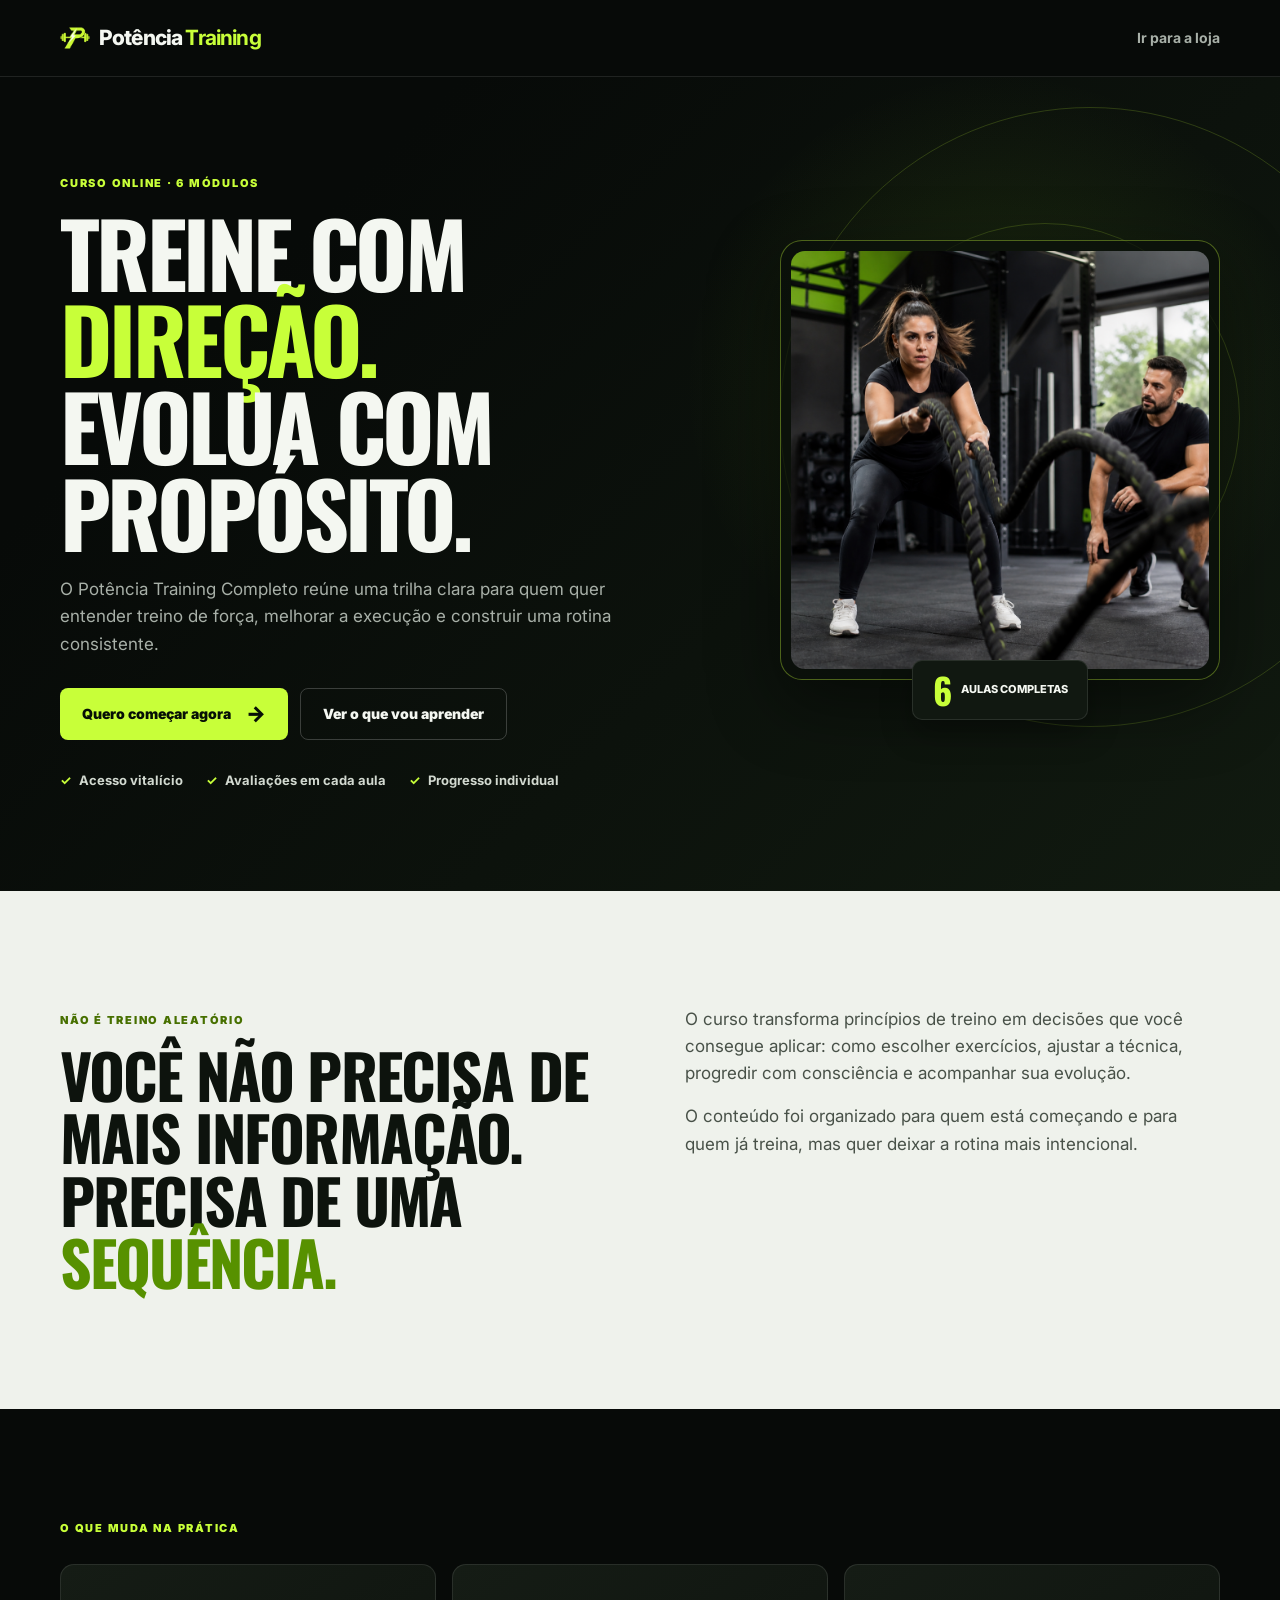
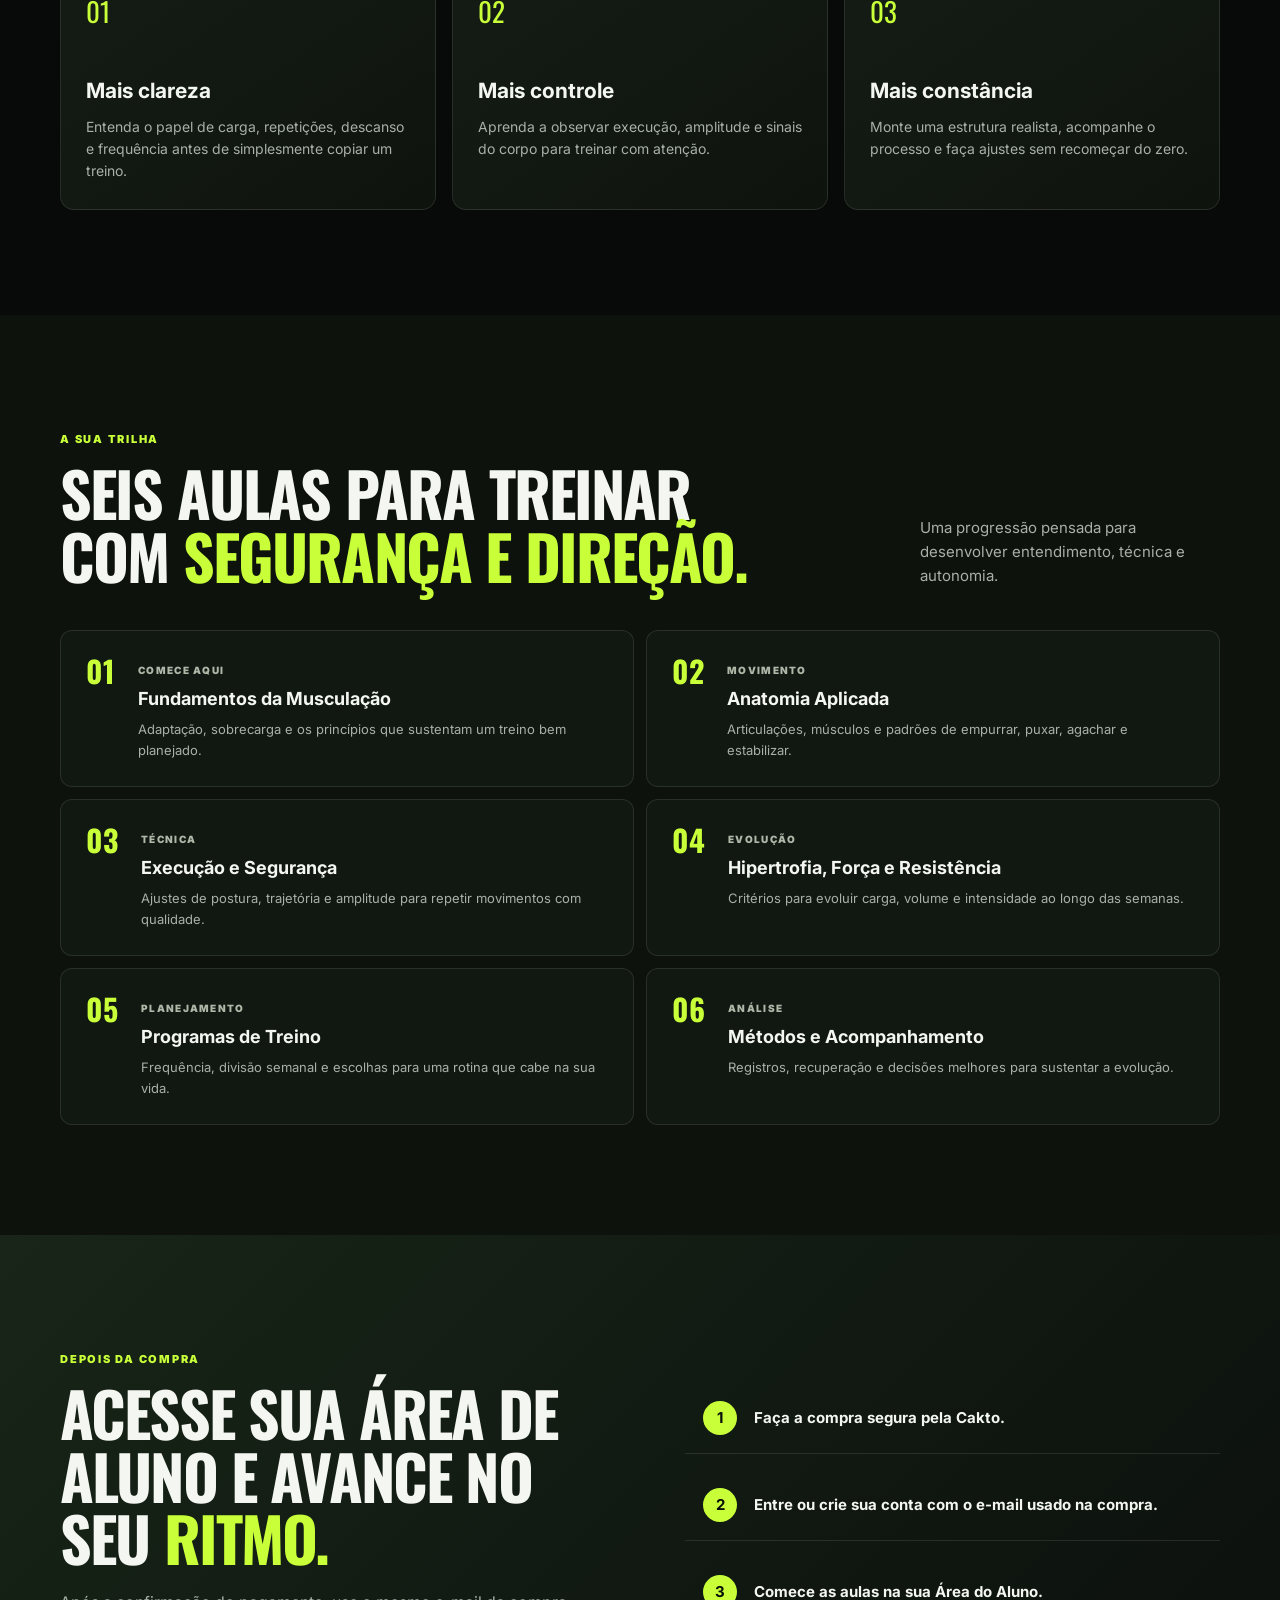
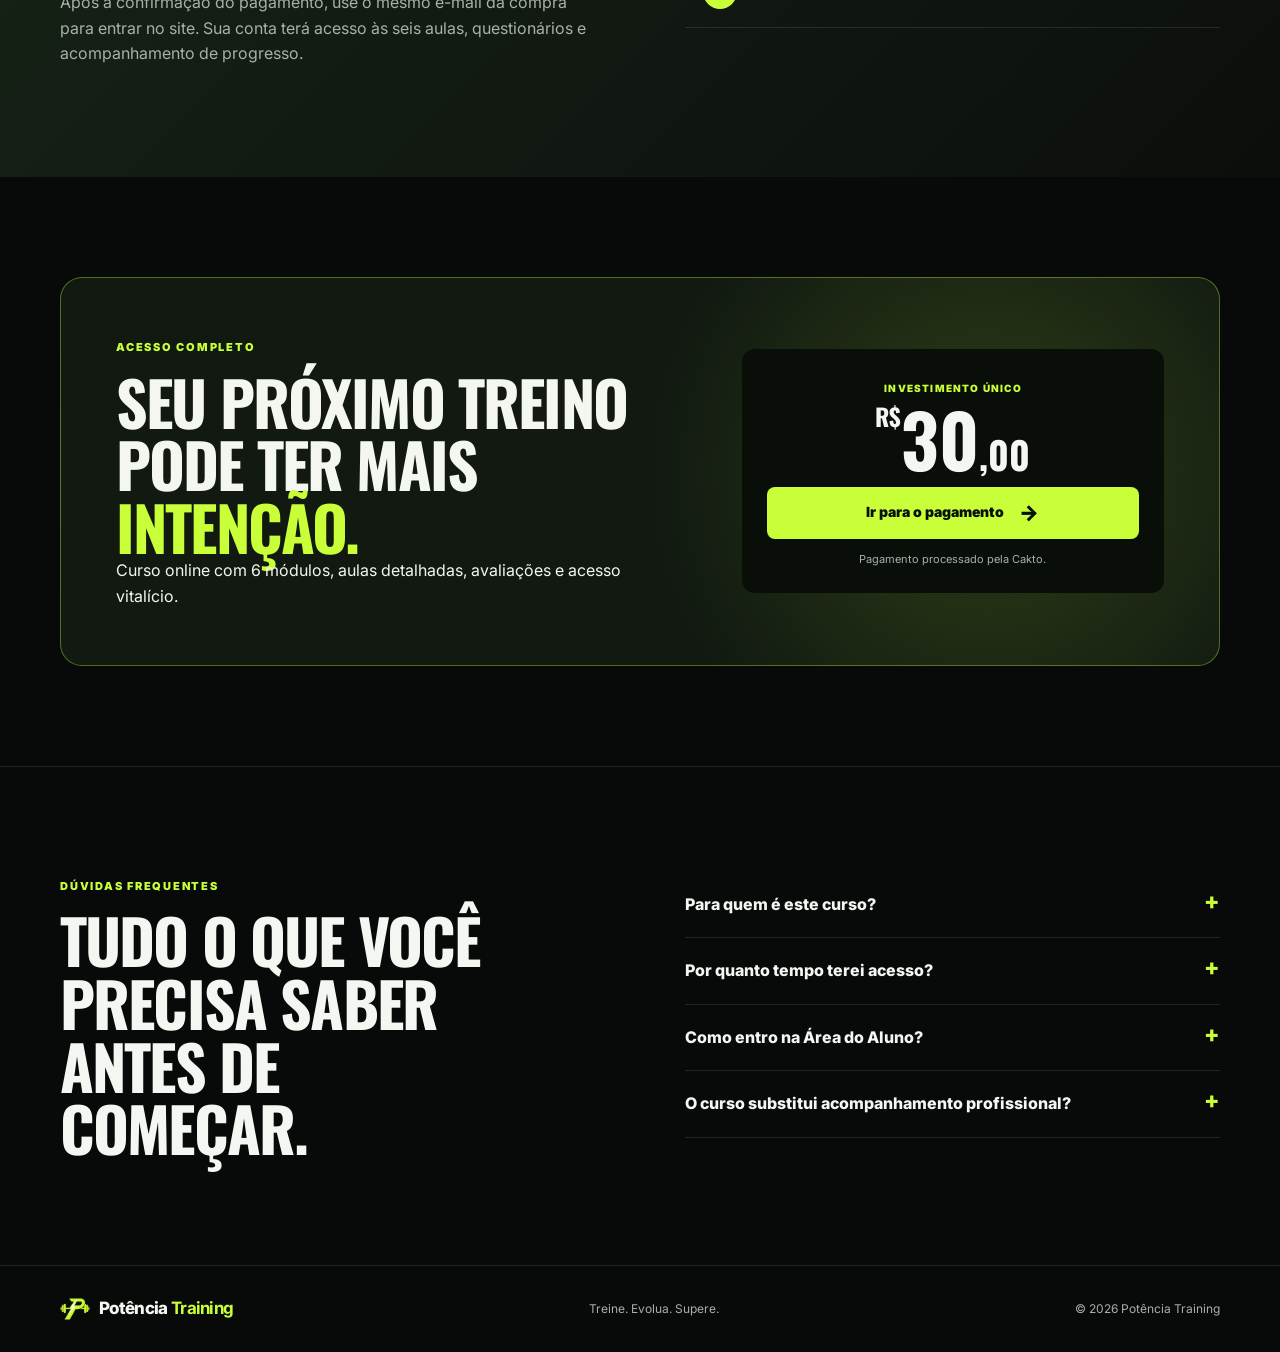
<file: curso.html>
<!DOCTYPE html>
<html lang="pt-BR">
<head>
    <meta charset="UTF-8">
    <meta name="viewport" content="width=device-width, initial-scale=1.0">
    <meta name="description" content="Potência Training Completo: curso online com seis módulos, aulas práticas, avaliações e progresso individual.">
    <meta property="og:title" content="Potência Training Completo | Curso online">
    <meta property="og:description" content="Aprenda a construir uma rotina de treino com técnica, segurança e direção.">
    <meta property="og:image" content="https://potenciatraining.vercel.app/img/cakto-course-cover.png">
    <title>Potência Training Completo | Curso online</title>
    <link rel="icon" type="image/png" href="img/potencia-mark.png">
    <link rel="stylesheet" href="css/curso.css">
    <style>
        .hero-cover { padding-bottom: 40px; }
        .cover-badge { bottom: 0; left: 50%; min-width: 176px; justify-content: center; transform: translateX(-50%); }
        .cover-badge span { width: auto; }
    </style>
</head>
<body>
    <header class="course-header">
        <div class="container header-inner">
            <a href="/loja" class="course-logo" aria-label="Ir para a loja Potência Training">
                <img src="img/potencia-mark.png" alt="">
                <span>Potência <b>Training</b></span>
            </a>
            <a class="header-link" href="/loja">Ir para a loja</a>
        </div>
    </header>

    <main>
        <section class="course-hero">
            <div class="hero-glow glow-one"></div><div class="hero-glow glow-two"></div>
            <div class="container hero-grid">
                <div class="hero-copy">
                    <span class="eyebrow">CURSO ONLINE · 6 MÓDULOS</span>
                    <h1>Treine com <em>direção.</em><br> Evolua com propósito.</h1>
                    <p>O Potência Training Completo reúne uma trilha clara para quem quer entender treino de força, melhorar a execução e construir uma rotina consistente.</p>
                    <div class="hero-actions">
                        <a class="button button-primary" href="https://pay.cakto.com.br/34i8maa_1132201">Quero começar agora <span>→</span></a>
                        <a class="button button-secondary" href="#modulos">Ver o que vou aprender</a>
                    </div>
                    <ul class="trust-list" aria-label="Informações do curso">
                        <li><span>✓</span> Acesso vitalício</li>
                        <li><span>✓</span> Avaliações em cada aula</li>
                        <li><span>✓</span> Progresso individual</li>
                    </ul>
                </div>
                <div class="hero-cover">
                    <div class="cover-frame"><img src="img/funcional-training.png" alt="Aluna realizando treino funcional com orientação"></div>
                    <div class="cover-badge"><strong>6</strong><span>aulas completas</span></div>
                </div>
            </div>
        </section>

        <section class="course-intro" id="para-quem">
            <div class="container intro-grid">
                <div><span class="eyebrow">NÃO É TREINO ALEATÓRIO</span><h2>Você não precisa de mais informação. Precisa de uma <em>sequência.</em></h2></div>
                <div class="intro-text"><p>O curso transforma princípios de treino em decisões que você consegue aplicar: como escolher exercícios, ajustar a técnica, progredir com consciência e acompanhar sua evolução.</p><p>O conteúdo foi organizado para quem está começando e para quem já treina, mas quer deixar a rotina mais intencional.</p></div>
            </div>
        </section>

        <section class="benefits">
            <div class="container"><span class="eyebrow">O QUE MUDA NA PRÁTICA</span>
                <div class="benefit-grid">
                    <article><span>01</span><h3>Mais clareza</h3><p>Entenda o papel de carga, repetições, descanso e frequência antes de simplesmente copiar um treino.</p></article>
                    <article><span>02</span><h3>Mais controle</h3><p>Aprenda a observar execução, amplitude e sinais do corpo para treinar com atenção.</p></article>
                    <article><span>03</span><h3>Mais constância</h3><p>Monte uma estrutura realista, acompanhe o processo e faça ajustes sem recomeçar do zero.</p></article>
                </div>
            </div>
        </section>

        <section class="modules" id="modulos">
            <div class="container">
                <div class="section-heading"><div><span class="eyebrow">A SUA TRILHA</span><h2>Seis aulas para treinar com <em>segurança e direção.</em></h2></div><p>Uma progressão pensada para desenvolver entendimento, técnica e autonomia.</p></div>
                <div class="module-list">
                    <article><b>01</b><div><span>COMECE AQUI</span><h3>Fundamentos da Musculação</h3><p>Adaptação, sobrecarga e os princípios que sustentam um treino bem planejado.</p></div></article>
                    <article><b>02</b><div><span>MOVIMENTO</span><h3>Anatomia Aplicada</h3><p>Articulações, músculos e padrões de empurrar, puxar, agachar e estabilizar.</p></div></article>
                    <article><b>03</b><div><span>TÉCNICA</span><h3>Execução e Segurança</h3><p>Ajustes de postura, trajetória e amplitude para repetir movimentos com qualidade.</p></div></article>
                    <article><b>04</b><div><span>EVOLUÇÃO</span><h3>Hipertrofia, Força e Resistência</h3><p>Critérios para evoluir carga, volume e intensidade ao longo das semanas.</p></div></article>
                    <article><b>05</b><div><span>PLANEJAMENTO</span><h3>Programas de Treino</h3><p>Frequência, divisão semanal e escolhas para uma rotina que cabe na sua vida.</p></div></article>
                    <article><b>06</b><div><span>ANÁLISE</span><h3>Métodos e Acompanhamento</h3><p>Registros, recuperação e decisões melhores para sustentar a evolução.</p></div></article>
                </div>
            </div>
        </section>

        <section class="course-access">
            <div class="container access-grid">
                <div><span class="eyebrow">DEPOIS DA COMPRA</span><h2>Acesse sua área de aluno e avance no seu <em>ritmo.</em></h2><p>Após a confirmação do pagamento, use o mesmo e-mail da compra para entrar no site. Sua conta terá acesso às seis aulas, questionários e acompanhamento de progresso.</p></div>
                <ol><li><b>1</b><span>Faça a compra segura pela Cakto.</span></li><li><b>2</b><span>Entre ou crie sua conta com o e-mail usado na compra.</span></li><li><b>3</b><span>Comece as aulas na sua Área do Aluno.</span></li></ol>
            </div>
        </section>

        <section class="offer" id="inscricao">
            <div class="container offer-card">
                <div><span class="eyebrow">ACESSO COMPLETO</span><h2>Seu próximo treino pode ter mais <em>intenção.</em></h2><p>Curso online com 6 módulos, aulas detalhadas, avaliações e acesso vitalício.</p></div>
                <div class="price-box"><small>INVESTIMENTO ÚNICO</small><strong><sup>R$</sup>30<span>,00</span></strong><a class="button button-primary" href="https://pay.cakto.com.br/34i8maa_1132201">Ir para o pagamento <span>→</span></a><p>Pagamento processado pela Cakto.</p></div>
            </div>
        </section>

        <section class="faq">
            <div class="container faq-grid"><div><span class="eyebrow">DÚVIDAS FREQUENTES</span><h2>Tudo o que você precisa saber antes de começar.</h2></div>
                <div>
                    <details><summary>Para quem é este curso?</summary><p>Para pessoas que desejam aprender a organizar e executar um treino de força com mais consciência, do nível iniciante ao intermediário.</p></details>
                    <details><summary>Por quanto tempo terei acesso?</summary><p>O acesso ao curso é vitalício depois da confirmação do pagamento.</p></details>
                    <details><summary>Como entro na Área do Aluno?</summary><p>Crie ou entre na conta do site com o mesmo e-mail usado na compra. Quando o pagamento for confirmado, o acesso é liberado automaticamente.</p></details>
                    <details><summary>O curso substitui acompanhamento profissional?</summary><p>Não. O conteúdo é educacional. Para necessidades individuais, condições de saúde ou dores, procure um profissional habilitado.</p></details>
                </div>
            </div>
        </section>
    </main>

    <footer><div class="container"><a href="index.html" class="course-logo"><img src="img/potencia-mark.png" alt=""><span>Potência <b>Training</b></span></a><p>Treine. Evolua. Supere.</p><span>© <span id="year"></span> Potência Training</span></div></footer>
    <script>document.getElementById('year').textContent = new Date().getFullYear();</script>
</body>
</html>
</file>
<file: css/curso.css>
@import url('https://fonts.googleapis.com/css2?family=Inter:wght@400;500;600;700;800;900&family=Oswald:wght@400;500;600;700&display=swap');

:root { --bg:#070a08; --surface:#101610; --surface-2:#151c15; --text:#f4f7f1; --muted:#a8b0a8; --accent:#c8ff39; --line:rgba(255,255,255,.1); --container:1160px; }
* { box-sizing:border-box; margin:0; } html { scroll-behavior:smooth; } body { min-width:320px; background:var(--bg); color:var(--text); font-family:Inter,Arial,sans-serif; line-height:1.6; } a { color:inherit; text-decoration:none; } img { display:block; max-width:100%; } .container { width:min(var(--container),calc(100% - 40px)); margin:auto; }
.cover-frame img { object-position:43% center; }
.course-header { position:relative; z-index:2; border-bottom:1px solid var(--line); background:rgba(7,10,8,.92); } .header-inner { min-height:76px; display:flex; align-items:center; justify-content:space-between; gap:20px; }.course-logo { display:inline-flex; align-items:center; gap:9px; font-weight:800; letter-spacing:-.04em; font-size:21px; }.course-logo img { width:30px; height:30px; object-fit:contain; }.course-logo b { color:var(--accent); }.header-link { color:var(--muted); font-size:14px; font-weight:700; }.header-link:hover { color:var(--accent); }
.course-hero { position:relative; overflow:hidden; padding:92px 0 100px; background:radial-gradient(circle at 78% 38%,rgba(141,214,39,.14),transparent 28%),linear-gradient(135deg,#070a08 22%,#111a10); }.hero-glow { position:absolute; border:1px solid rgba(200,255,57,.18); border-radius:50%; pointer-events:none; }.glow-one { width:620px; height:620px; right:-120px; top:30px; }.glow-two { width:390px; height:390px; right:40px; top:146px; }.hero-grid { position:relative; display:grid; grid-template-columns:1.05fr .95fr; align-items:center; gap:78px; }.eyebrow { display:inline-block; color:var(--accent); font-size:11px; font-weight:900; letter-spacing:.16em; }.hero-copy h1 { margin:14px 0 20px; max-width:640px; font-family:Oswald,Impact,sans-serif; font-size:clamp(56px,7vw,94px); font-weight:700; letter-spacing:-.04em; line-height:.97; text-transform:uppercase; }.hero-copy h1 em,h2 em { color:var(--accent); font-style:normal; }.hero-copy>p { max-width:610px; color:var(--muted); font-size:17px; }.hero-actions { display:flex; flex-wrap:wrap; gap:12px; margin-top:30px; }.button { display:inline-flex; align-items:center; justify-content:center; gap:15px; min-height:52px; padding:14px 22px; border-radius:8px; font-size:14px; font-weight:900; transition:transform .2s,background .2s; }.button:hover { transform:translateY(-2px); }.button-primary { background:var(--accent); color:#071006; }.button-primary span { font-size:21px; line-height:0; }.button-secondary { border:1px solid rgba(255,255,255,.2); color:var(--text); }.trust-list { display:flex; flex-wrap:wrap; gap:16px 23px; margin-top:30px; padding:0; list-style:none; color:#d2d9d0; font-size:13px; font-weight:700; }.trust-list span { color:var(--accent); margin-right:5px; }.hero-cover { position:relative; width:min(100%,440px); margin-left:auto; }.cover-frame { padding:10px; border:1px solid rgba(200,255,57,.35); border-radius:22px; background:rgba(10,16,10,.74); box-shadow:0 24px 70px rgba(0,0,0,.46); }.cover-frame img { aspect-ratio:1; border-radius:14px; object-fit:cover; }.cover-badge { position:absolute; bottom:28px; left:-40px; display:flex; align-items:center; gap:9px; padding:11px 15px; border:1px solid var(--line); border-radius:10px; background:#111811; box-shadow:0 12px 30px rgba(0,0,0,.34); }.cover-badge strong { color:var(--accent); font-family:Oswald,sans-serif; font-size:36px; line-height:1; }.cover-badge span { width:58px; font-size:11px; font-weight:800; line-height:1.2; text-transform:uppercase; }
.course-intro { padding:115px 0; background:#eff2ec; color:#0d130d; }.intro-grid,.access-grid,.faq-grid { display:grid; grid-template-columns:1fr 1fr; gap:90px; }.course-intro .eyebrow { color:#477000; }.course-intro h2,.section-heading h2,.access-grid h2,.offer h2,.faq h2 { margin-top:12px; font-family:Oswald,Impact,sans-serif; font-size:clamp(40px,4.8vw,64px); letter-spacing:-.03em; line-height:1.02; text-transform:uppercase; }.course-intro h2 em { color:#579100; }.intro-text { color:#485148; font-size:17px; }.intro-text p+p { margin-top:16px; }
.benefits { padding:105px 0; }.benefit-grid { display:grid; grid-template-columns:repeat(3,1fr); gap:16px; margin-top:24px; }.benefit-grid article { min-height:246px; padding:25px; border:1px solid var(--line); border-radius:14px; background:linear-gradient(145deg,#151c15,#0e130e); }.benefit-grid article span { color:var(--accent); font-family:Oswald,sans-serif; font-size:27px; }.benefit-grid h3 { margin:41px 0 8px; font-size:21px; }.benefit-grid p { color:var(--muted); font-size:14px; }
.modules { padding:110px 0; background:#0d120d; }.section-heading { display:flex; align-items:end; justify-content:space-between; gap:30px; }.section-heading h2 { max-width:690px; }.section-heading>p { max-width:300px; color:var(--muted); font-size:15px; }.module-list { display:grid; grid-template-columns:1fr 1fr; gap:12px; margin-top:42px; }.module-list article { display:flex; gap:23px; padding:25px; border:1px solid var(--line); border-radius:12px; background:#111711; transition:border-color .2s,transform .2s; }.module-list article:hover { transform:translateY(-3px); border-color:rgba(200,255,57,.52); }.module-list b { color:var(--accent); font-family:Oswald,sans-serif; font-size:30px; line-height:1; }.module-list span { color:#aeb8a9; font-size:10px; font-weight:900; letter-spacing:.13em; }.module-list h3 { margin:4px 0 5px; font-size:18px; }.module-list p { color:var(--muted); font-size:13px; }
.course-access { padding:110px 0; background:linear-gradient(135deg,#182518,#0b0f0c); }.access-grid p { margin-top:20px; color:var(--muted); font-size:16px; }.access-grid ol { display:grid; align-content:center; gap:16px; padding:0; list-style:none; }.access-grid li { display:flex; align-items:center; gap:17px; padding:18px; border-bottom:1px solid var(--line); font-size:15px; font-weight:700; }.access-grid li b { display:grid; width:34px; height:34px; place-items:center; border-radius:50%; background:var(--accent); color:#071006; }
.offer { padding:100px 0; }.offer-card { display:grid; grid-template-columns:1.15fr .85fr; gap:55px; padding:55px; border:1px solid rgba(200,255,57,.36); border-radius:22px; background:radial-gradient(circle at 80% 50%,rgba(200,255,57,.16),transparent 36%),#111911; }.offer h2 { max-width:610px; }.offer>div>p { margin-top:16px; max-width:560px; color:var(--muted); }.price-box { align-self:center; padding:25px; border-radius:13px; background:#090e09; text-align:center; }.price-box small { color:var(--accent); font-size:10px; font-weight:900; letter-spacing:.12em; }.price-box strong { display:block; margin:6px 0 15px; font-family:Oswald,sans-serif; font-size:73px; line-height:.9; }.price-box sup { font-size:24px; vertical-align:top; }.price-box strong span { font-size:38px; }.price-box .button { width:100%; }.price-box p { margin-top:12px; color:var(--muted); font-size:11px; }
.faq { padding:105px 0; border-top:1px solid var(--line); }.faq h2 { max-width:450px; }.faq details { padding:20px 0; border-bottom:1px solid var(--line); }.faq summary { display:flex; justify-content:space-between; gap:22px; cursor:pointer; font-size:16px; font-weight:800; list-style:none; }.faq summary::after { content:'+'; color:var(--accent); font-size:23px; line-height:.8; }.faq details[open] summary::after { content:'−'; }.faq details p { padding-top:12px; color:var(--muted); font-size:14px; }
footer { padding:28px 0; border-top:1px solid var(--line); color:var(--muted); font-size:12px; } footer .container { display:flex; align-items:center; justify-content:space-between; gap:20px; } footer .course-logo { color:var(--text); font-size:17px; }
@media (max-width:850px) { .course-hero { padding:68px 0 78px; }.hero-grid,.intro-grid,.access-grid,.faq-grid,.offer-card { grid-template-columns:1fr; gap:44px; }.hero-cover { width:min(100%,390px); margin:0 auto; }.cover-badge { left:-10px; }.course-intro,.benefits,.modules,.course-access,.offer,.faq { padding:75px 0; }.benefit-grid,.module-list { grid-template-columns:1fr; }.section-heading { display:block; }.section-heading>p { margin-top:18px; }.offer-card { padding:34px 24px; } }
@media (max-width:520px) { .container { width:min(var(--container),calc(100% - 28px)); }.header-inner { min-height:67px; }.hero-copy h1 { font-size:53px; }.hero-actions .button { width:100%; }.trust-list { display:grid; gap:8px; }.cover-badge { bottom:16px; }.course-intro h2,.section-heading h2,.access-grid h2,.offer h2,.faq h2 { font-size:40px; }.module-list article { padding:19px; }.module-list b { font-size:25px; } footer .container { flex-direction:column; align-items:flex-start; gap:10px; } }
</file>
